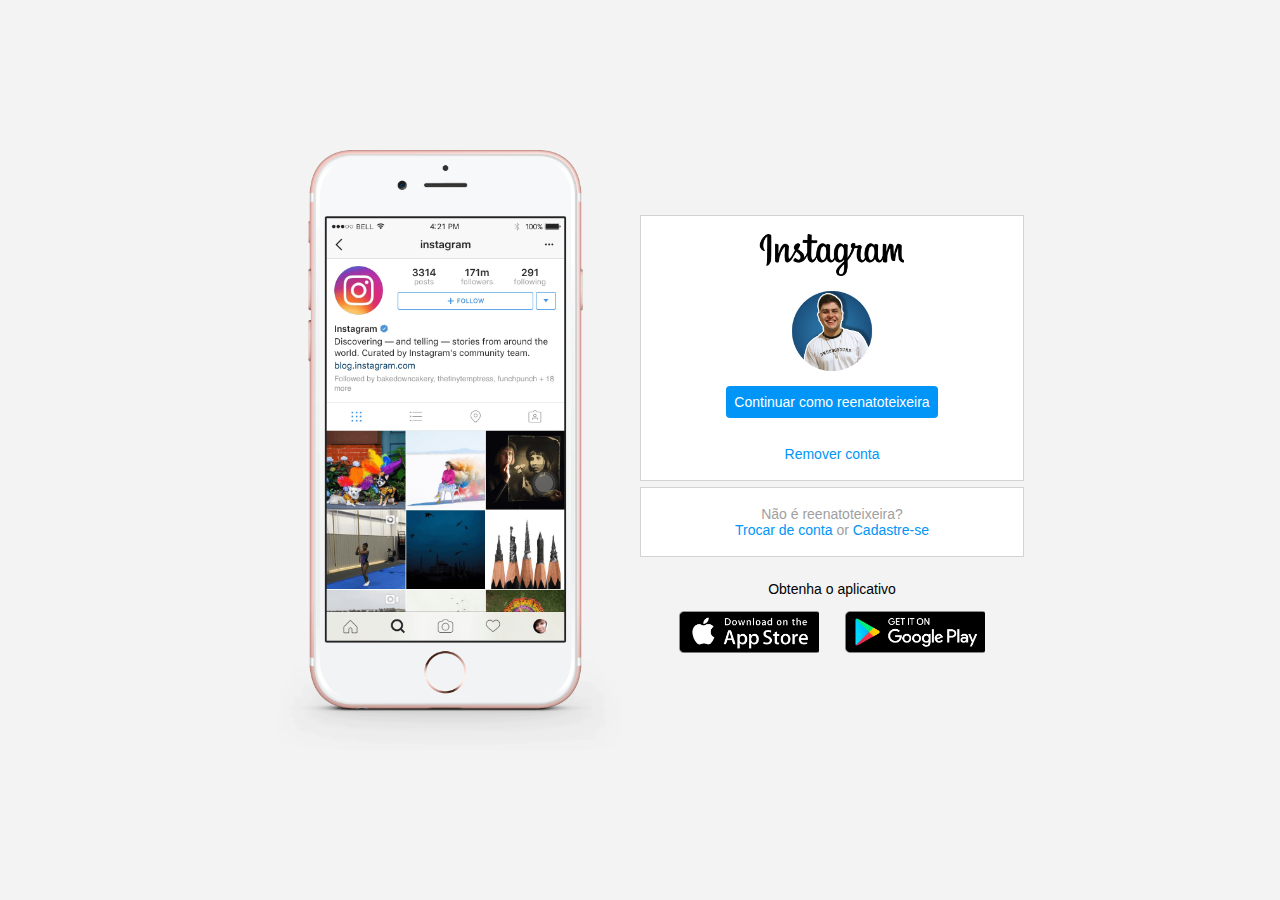
<file: index.html>
<!DOCTYPE html>
<html lang="pt-BR">
<head>
    <meta charset="UTF-8">
    <meta name="viewport" content="width=device-width, initial-scale=1.0">
    <link rel="stylesheet" href="style.css">
    <title>Instagram</title>
</head>
<body>
    <div class="instagram-wrapper">
        <div class="instagram-phone">
            <img src="./images/instagram-iphone.png" alt="Instagram on iPhone">
        </div>
        <div class="instagram-continue">
            <div class="group">
                <img src="./images/instagram-logo.png" class="instagram-logo" alt="Instagram's logo">
                <div class="profile-photo">
                    <img src="./images/my-profile.png" alt="Profile picture">
                </div>
                <a href="#" class="instagram-login">Continuar como reenatoteixeira</a>
                <a href="#" class="instagram-logout">Remover conta</a>
            </div>
            <div class="group">
                <p class="not-account">Não é reenatoteixeira?</p>
                <p class="not-account">
                    <span class="link-blue">Trocar de conta</span>
                    or
                    <span class="link-blue">Cadastre-se</span>
                </p>
            </div>
            <div class="get-the-app">
                <p class="get-app">Obtenha o aplicativo</p>
                <div class="download">
                    <a href="#" class="app-download"></a>
                    <a href="#" class="app-download"></a>
                </div>
            </div>
        </div>
    </div>
</body>
</html>
</file>
<file: style.css>
* {
    padding: 0;
    margin: 0;
    box-sizing: border-box;
    text-decoration: none;
    font-family: sans-serif;
    font-size: 14px;
}

body {
    width: 100%;
    min-height: 100vh;
    background-color: rgb(243, 243, 243);
    margin: 0;
    padding: 0;
    display: flex;
    justify-content: center;
}

.instagram-wrapper {
    display: flex;
    align-items: center;
    justify-content: start;
    width: 60%;
    height: 100vh;
}

.instagram-phone {
    display: flex;
    align-items: center;
    justify-content: center;
    width: 50%;
}

.instagram-phone img {
    height: 600px;
}

.instagram-continue {
    display: flex;
    align-items: center;
    justify-content: space-around;
    flex-direction: column;
    width: 50%;
    min-height: 34rem;
}

.group {
    display: flex;
    justify-content: space-between;
    align-items: center;
    flex-direction: column;
    background-color: #ffffff;
    width: 100%;
    padding: 1.3rem 0;
    border: 1px solid lightgray;
}

.group:nth-child(1) {
    min-height: 19rem;
}

.instagram-logo {
    height: 3rem;
}

.profile-photo {
    display: flex;
    justify-content: center;
    align-items: center;
    border-radius: 50%;
    overflow: hidden;
}

.profile-photo img {
    height: 6rem;
}

.instagram-login {
    background-color: #0095f6;
    color: #ffffff;
    padding: 8px;
    border-radius: 4px;
    font-weight: 500;
}

.instagram-logout {
    color: #0095f6;
    margin-top: 1rem;
}

.not-account {
    color: rgb(160, 160, 160);
}

.link-blue {
    color: #0095f6;
}

.get-the-app {
    display: flex;
    flex-direction: column;
    align-items: center;
    justify-content: center;
    width: 100%;
    padding: 1.3rem 0;
}

.download {
    display: flex;
    width: 100%;
    justify-content: space-evenly;
    align-items: center;
    padding: 1rem;
}

.app-download {
    height: 3rem;
    width: 10rem;
    background-size: cover;
}

.app-download:nth-child(1) {
    background-image: url('./images/apple-download-btn.png');
}

.app-download:nth-child(2) {
    background-image: url('./images/google-download-btn.png');
}

@media (max-width: 1024px) {
    .instagram-wrapper {
        width: 90%;
    }
}

@media (max-width: 650px) {
    body {
        background-color: #ffffff;
    }

    .instagram-wrapper {
        width: 90%;
    }

    .instagram-phone {
        display: none;
    }

    .instagram-continue {
        width: 100%;
    }
    
    .group {
        border: 1px solid transparent;
    }
}
</file>
